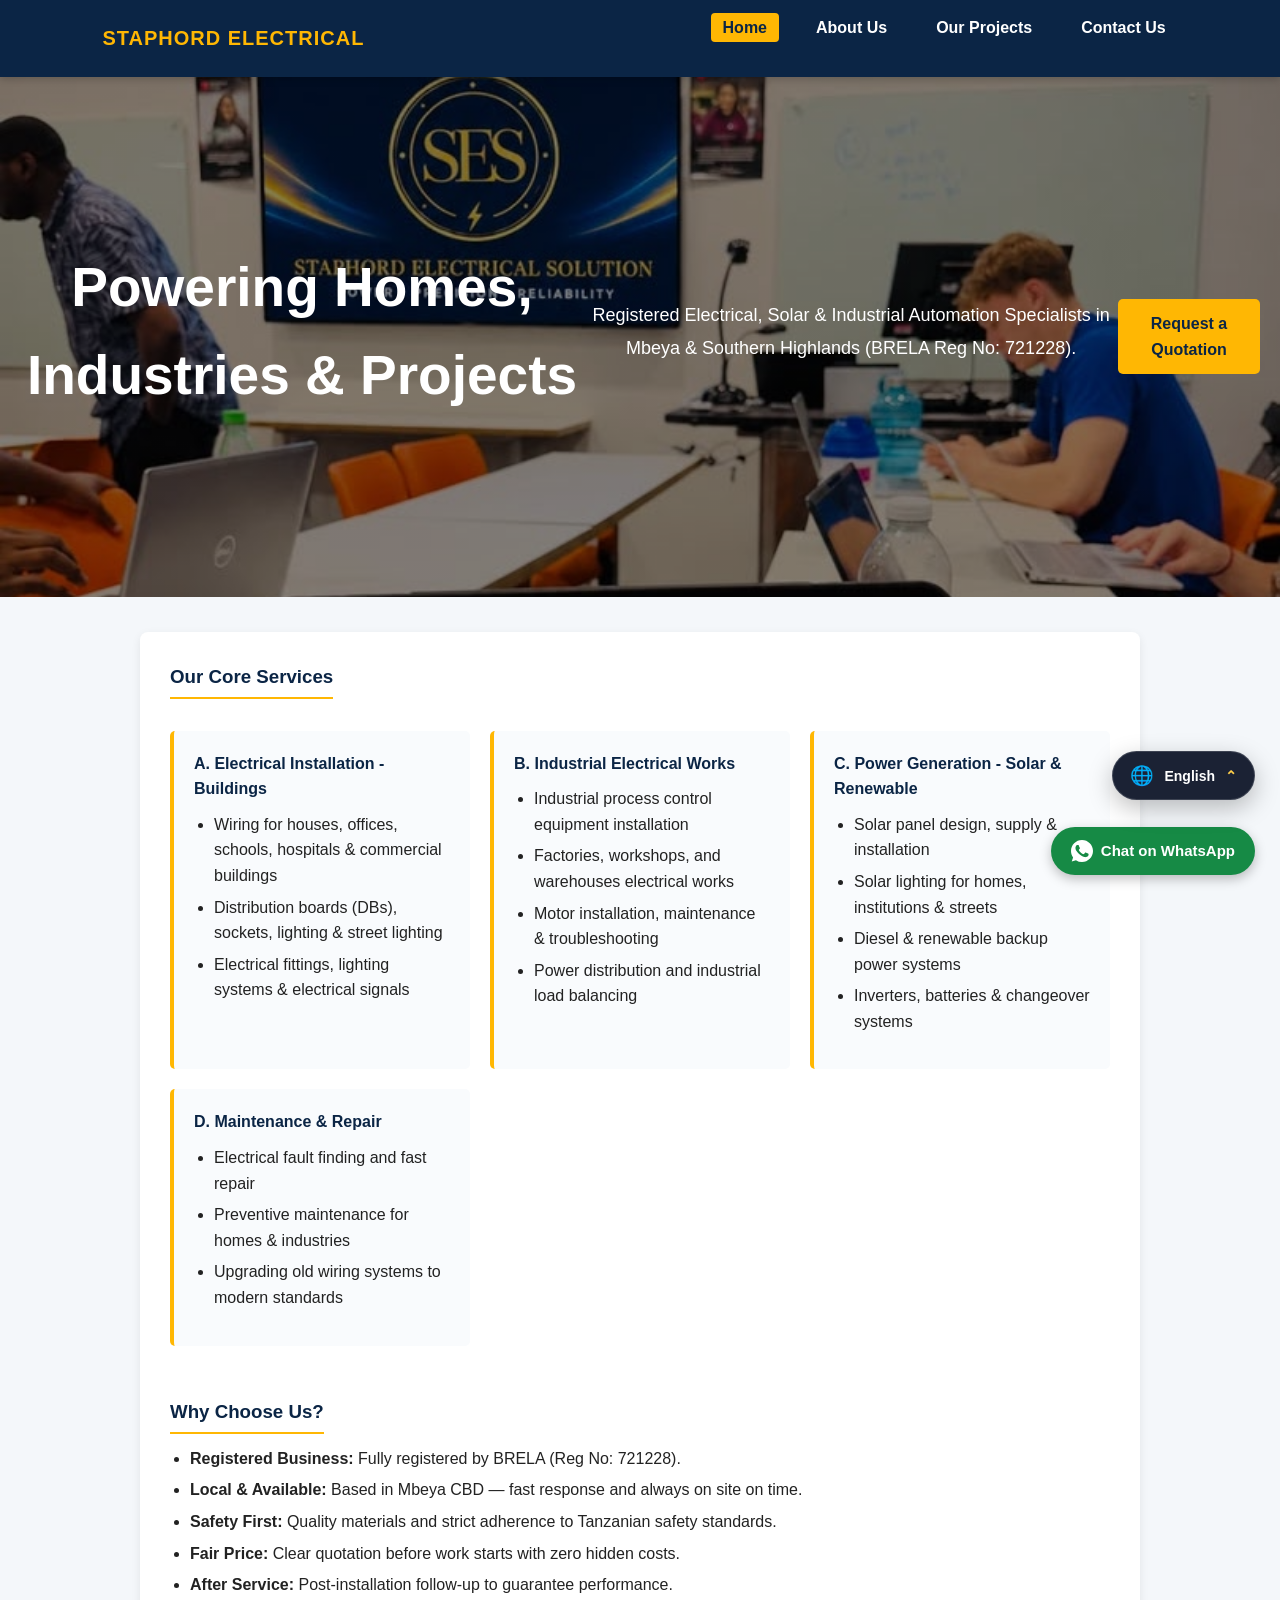
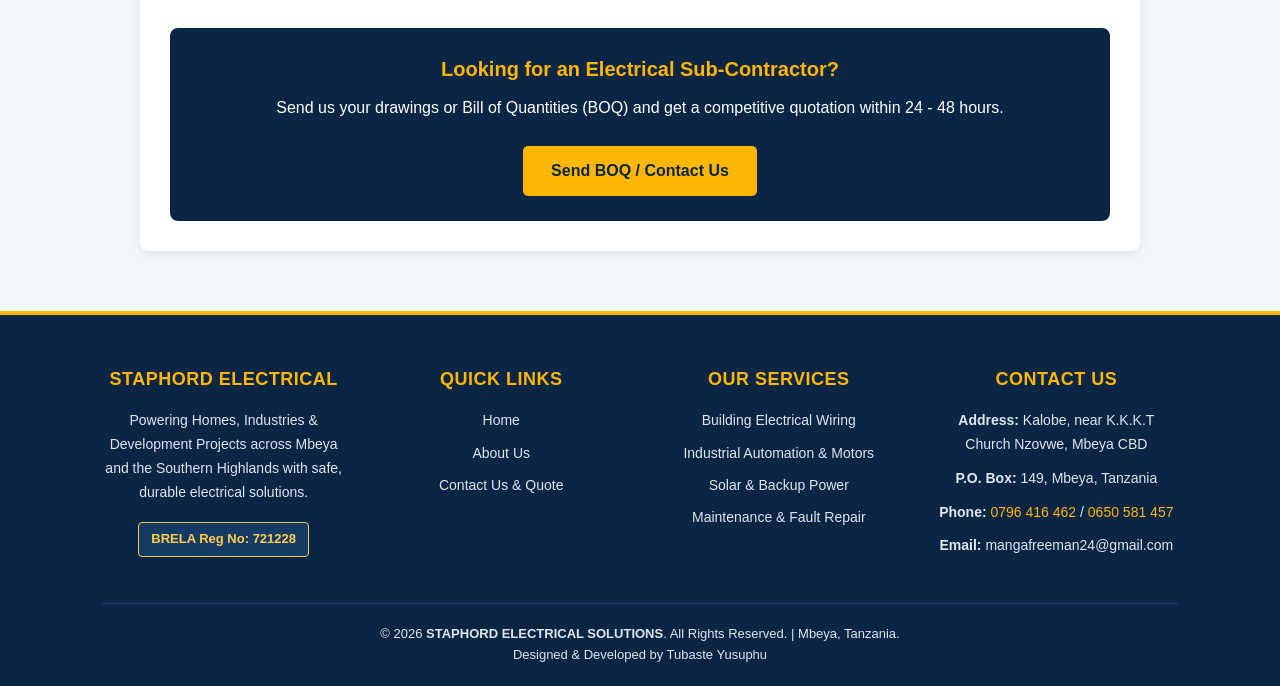
<file: index.html>
<!DOCTYPE html>
<html lang="en">
<head>
<meta charset="UTF-8">
<meta name="viewport" content="width=device-width, initial-scale=1.0">
<title>STAPHORD ELECTRICAL SOLUTIONS | Electrical, Solar & Industrial Works in Mbeya</title>
<meta name="description" content="STAPHORD ELECTRICAL SOLUTIONS (BRELA Reg No: 721228) provides residential wiring, industrial automation, solar power installation, and electrical maintenance in Mbeya and Southern Highlands, Tanzania.">
<meta name="keywords" content="Staphord Electrical Solutions, Electrician in Mbeya, Solar Installation Mbeya, Industrial Electrical Works Tanzania, Electrical Contractor Mbeya">
<meta name="author" content="STAPHORD ELECTRICAL SOLUTIONS">
<link rel="stylesheet" href="style.css">
</head>
<body>
    

<!-- Navigation Bar -->
<nav class="navbar">
    <a href="index.html" class="logo">
    STAPHORD ELECTRICAL</a>
    <button class="menu-toggle" id="menu-toggle">☰</button>
    <ul class="nav-links" id="nav-links">
        <li><a href="index.html">Home</a></li>
        <li><a href="about.html">About Us</a></li>
        <li><a href="projects.html">Our Projects</a></li>
        <li><a href="contact.html">Contact Us</a></li>
    </ul>
</nav>

<!-- Hero Section -->
<section class="hero">
<h2>Powering Homes, Industries & Projects</h2>
<p>Registered Electrical, Solar & Industrial Automation Specialists in Mbeya & Southern Highlands (BRELA Reg No: 721228).</p>
<a href="contact.html" class="btn">Request a Quotation</a>
</section>

<!-- Main Content -->
<div class="container">
<h3>Our Core Services</h3>
<div class="grid">
<div class="card">
<h4>A. Electrical Installation - Buildings</h4>
<ul>
<li>Wiring for houses, offices, schools, hospitals & commercial buildings</li>
<li>Distribution boards (DBs), sockets, lighting & street lighting</li>
<li>Electrical fittings, lighting systems & electrical signals</li>
</ul>
</div>

<div class="card">
<h4>B. Industrial Electrical Works</h4>
<ul>
<li>Industrial process control equipment installation</li>
<li>Factories, workshops, and warehouses electrical works</li>
<li>Motor installation, maintenance & troubleshooting</li>
<li>Power distribution and industrial load balancing</li>
</ul>
</div>

<div class="card">
<h4>C. Power Generation - Solar & Renewable</h4>
<ul>
<li>Solar panel design, supply & installation</li>
<li>Solar lighting for homes, institutions & streets</li>
<li>Diesel & renewable backup power systems</li>
<li>Inverters, batteries & changeover systems</li>
</ul>
</div>

<div class="card">
<h4>D. Maintenance & Repair</h4>
<ul>
<li>Electrical fault finding and fast repair</li>
<li>Preventive maintenance for homes & industries</li>
<li>Upgrading old wiring systems to modern standards</li>
</ul>
</div>
</div>

<br><br>
<h3>Why Choose Us?</h3>
<ul>
<li><strong>Registered Business:</strong> Fully registered by BRELA (Reg No: 721228).</li>
<li><strong>Local & Available:</strong> Based in Mbeya CBD — fast response and always on site on time.</li>
<li><strong>Safety First:</strong> Quality materials and strict adherence to Tanzanian safety standards.</li>
<li><strong>Fair Price:</strong> Clear quotation before work starts with zero hidden costs.</li>
<li><strong>After Service:</strong> Post-installation follow-up to guarantee performance.</li>
</ul>

<div class="cta-box">
<h4>Looking for an Electrical Sub-Contractor?</h4>
<p>Send us your drawings or Bill of Quantities (BOQ) and get a competitive quotation within 24 - 48 hours.</p>
<br>
<a href="contact.html" class="btn">Send BOQ / Contact Us</a>
</div>
</div>

<!-- Professional Multi-Column Footer -->
<footer class="site-footer">
<div class="footer-grid">
<!-- Column 1: Company Info -->
<div class="footer-col">
<h4>Staphord Electrical</h4>
<p>Powering Homes, Industries & Development Projects across Mbeya and the Southern Highlands with safe, durable electrical solutions.</p>
<span class="footer-badge">BRELA Reg No: 721228</span>
</div>

<!-- Column 2: Quick Links -->
<div class="footer-col">
<h4>Quick Links</h4>
<ul>
<li><a href="index.html">Home</a></li>
<li><a href="about.html">About Us</a></li>
<li><a href="contact.html">Contact Us & Quote</a></li>
</ul>
</div>

<!-- Column 3: Our Services -->
<div class="footer-col">
<h4>Our Services</h4>
<ul>
<li><a href="index.html">Building Electrical Wiring</a></li>
<li><a href="index.html">Industrial Automation & Motors</a></li>
<li><a href="index.html">Solar & Backup Power</a></li>
<li><a href="index.html">Maintenance & Fault Repair</a></li>
</ul>
</div>

<!-- Column 4: Contact Details -->
<div class="footer-col">
<h4>Contact Us</h4>
<p><strong>Address:</strong> Kalobe, near K.K.K.T Church Nzovwe, Mbeya CBD</p>
<p><strong>P.O. Box:</strong> 149, Mbeya, Tanzania</p>
<p><strong>Phone:</strong> <a href="tel:+255796416462" style="color:#ffb703; text-decoration:none;">0796 416 462</a> / <a href="tel:+255650581457" style="color:#ffb703; text-decoration:none;">0650 581 457</a></p>
<p><strong>Email:</strong> <a href="mailto:mangafreeman24@gmail.com" style="color:#e0e6ed; text-decoration:none;">mangafreeman24@gmail.com</a></p>
</div>
</div>

<!-- Footer bottom -->

<div class="footer-bottom">
    <p class="copyright">
        &copy; <span id="current-year"></span>
        <strong>STAPHORD ELECTRICAL SOLUTIONS</strong>.
        All Rights Reserved.
        <span class="footer-location">| Mbeya, Tanzania.</span>
    </p>
    <div class="dev-signature">
        <span class="dev-label">Designed & Developed by</span>
        <span class="dev-badge">Tubaste Yusuphu</span>
    </div>

</div>




<!-- Floating WhatsApp Button -->

<a href="https://wa.me/255650581457?text=Hello%20STAPHORD%20ELECTRICAL%20SOLUTIONS%2C%20I%20would%20like%20to%20request%20a%20quotation."
   class="whatsapp-float"
   target="_blank"
   rel="noopener noreferrer"
   aria-label="Chat with us on WhatsApp">

    <svg class="whatsapp-icon"
         viewBox="0 0 32 32"
         xmlns="http://www.w3.org/2000/svg">

        <path d="M16.004 0h-.008C7.174 0 0 7.176 0 16c0 3.5 1.128 6.744 3.046 9.378L1.054 31.29l6.118-1.958A15.9 15.9 0 0016.004 32C24.826 32 32 24.822 32 16S24.826 0 16.004 0zm9.31 22.6c-.39 1.1-1.932 2.014-3.164 2.28-.846.18-1.95.324-5.668-1.218-4.762-1.972-7.826-6.81-8.064-7.126-.23-.316-1.924-2.562-1.924-4.886 0-2.324 1.218-3.466 1.65-3.94.432-.474.944-.592 1.258-.592.314 0 .628.004.904.016.29.014.678-.11 1.06.808.39.944 1.33 3.248 1.448 3.484.118.236.196.512.04.828-.158.316-.236.512-.472.788-.236.276-.496.616-.708.828-.236.236-.482.492-.206.964.276.472 1.224 2.02 2.628 3.272 1.806 1.61 3.328 2.11 3.8 2.346.472.236.748.196 1.024-.118.276-.316 1.18-1.378 1.494-1.85.316-.472.63-.394 1.062-.236.432.158 2.754 1.3 3.226 1.536.472.158.786.354.904.55.118.196-.272 2.24z"/>
    </svg>

    <span>Chat on WhatsApp</span>
</a>



<!-- FLOATING LANGUAGE SELECTOR -->

<div class="language-widget">

    <button id="language-toggle"
            class="language-toggle"
            aria-label="Choose website language"
            aria-expanded="false">

        <span class="language-globe">🌐</span>
        <span id="current-language">English</span>
        <span class="language-chevron">⌃</span>

    </button>

    <div id="language-menu" class="language-menu">

        <div class="language-menu-header">
            <strong>Choose Language</strong>
            <span>Translate this website</span>
        </div>

        <button class="language-option" data-lang="en">
            <span>🇬🇧</span>
            <span>English</span>
            <span class="language-check"></span>
        </button>

        <button class="language-option" data-lang="sw">
            <span>🇹🇿</span>
            <span>Kiswahili</span>
            <span class="language-check"></span>
        </button>

        <button class="language-option" data-lang="fr">
            <span>🇫🇷</span>
            <span>Français</span>
            <span class="language-check"></span>
        </button>

        <div class="language-menu-footer">
            Powered by Google Translate
        </div>

    </div>

</div>

<!-- Hidden Google Translate Container -->
<div id="google_translate_element" style="display:none;"></div>


<!-- Website JavaScript -->
<script src="script.js"></script>

</body>
</html>
</file>
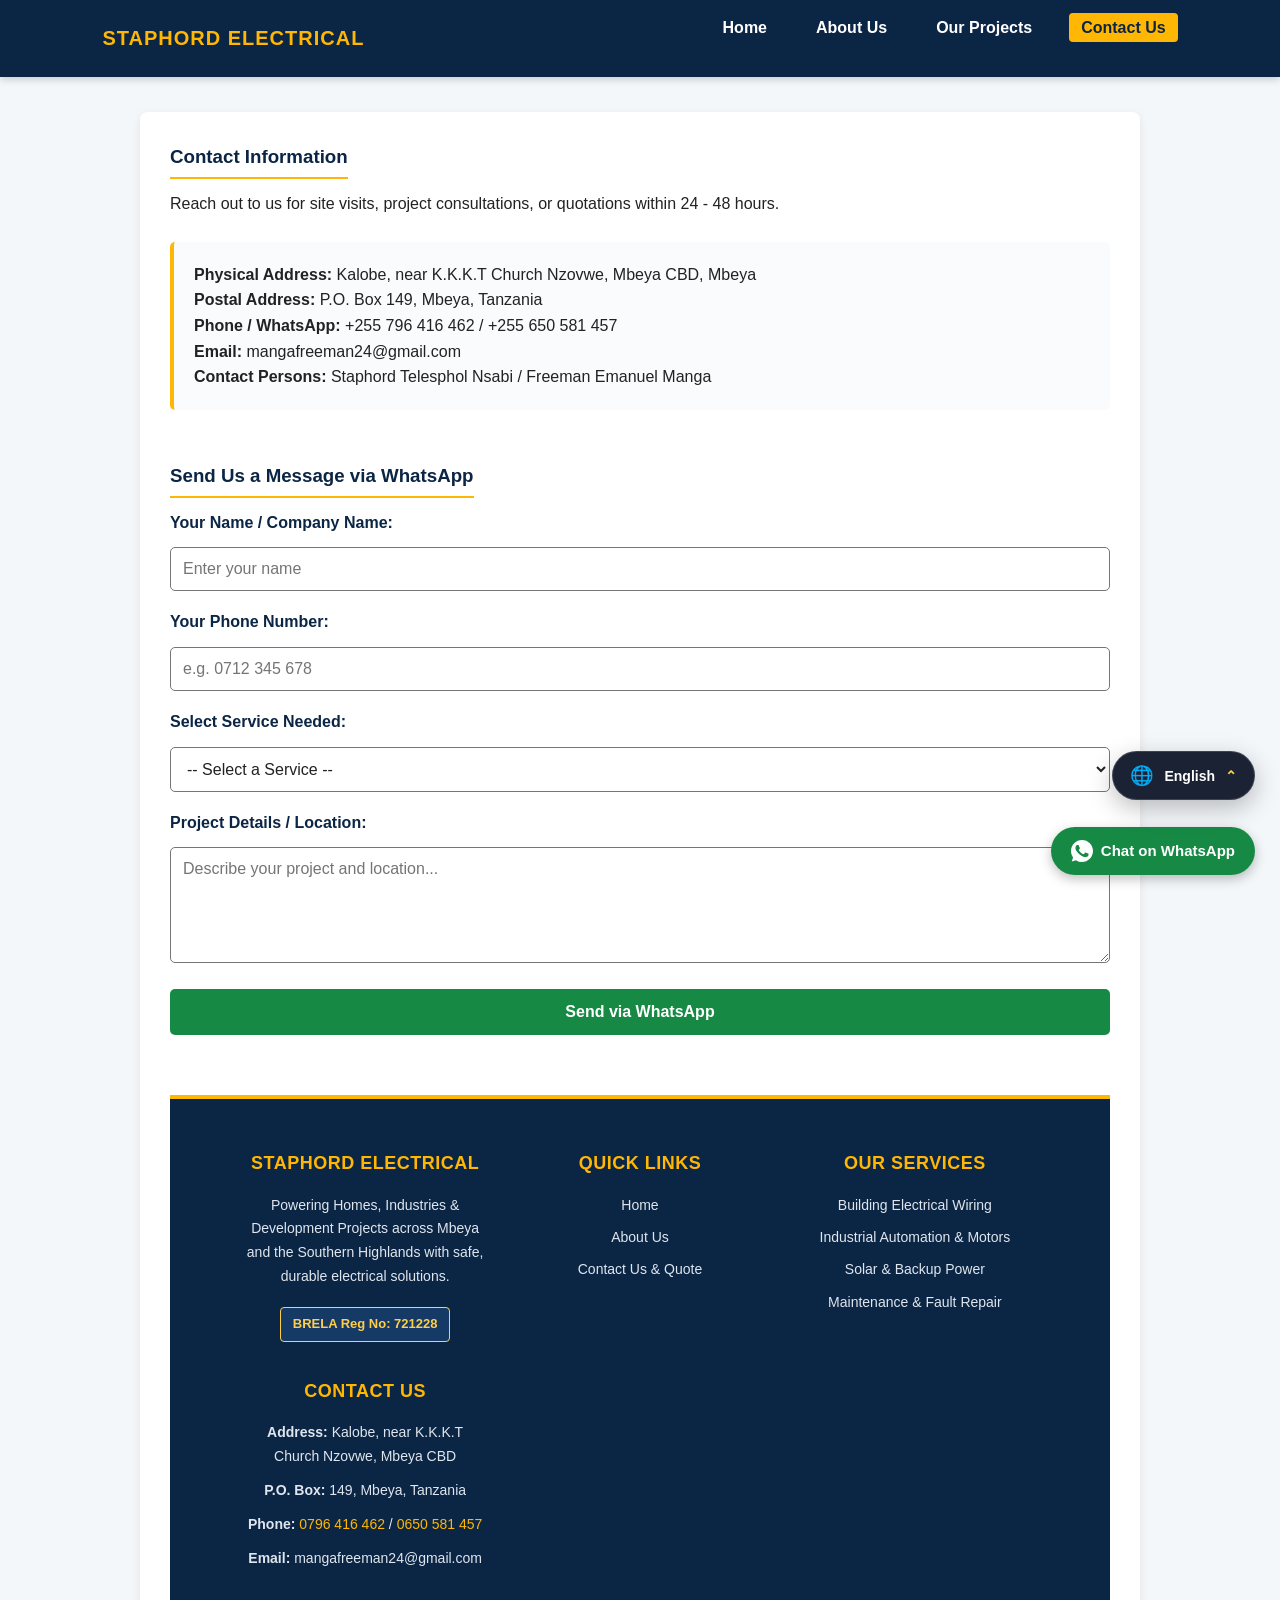
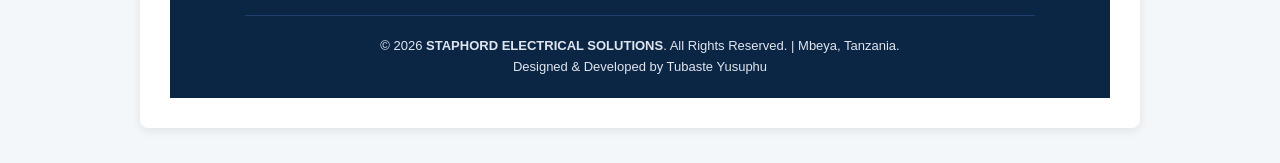
<file: contact.html>
<!DOCTYPE html>
<html lang="en">
<head>
<meta charset="UTF-8">
<meta name="viewport" content="width=device-width, initial-scale=1.0">
<title>Contact Us | STAPHORD ELECTRICAL SOLUTIONS - Request a Quote</title>
<meta name="description" content="Contact STAPHORD ELECTRICAL SOLUTIONS in Kalobe, Mbeya CBD for electrical installations, solar power, industrial automation, or BOQ sub-contracting quotes within 24-48 hours.">
<meta name="keywords" content="Contact Staphord Electrical, Electrician Phone Number Mbeya, Electrical Quote Mbeya, Solar Installer Contact Tanzania">
<meta name="author" content="STAPHORD ELECTRICAL SOLUTIONS">
<link rel="stylesheet" href="style.css">
</head>
<body>

<!-- Navigation Bar -->
<nav class="navbar">
    <a href="index.html" class="logo">
    STAPHORD ELECTRICAL</a>
    <button class="menu-toggle" id="menu-toggle">☰</button>
    <ul class="nav-links" id="nav-links">
        <li><a href="index.html">Home</a></li>
        <li><a href="about.html">About Us</a></li>
        <li><a href="projects.html">Our Projects</a></li>
        <li><a href="contact.html">Contact Us</a></li>
    </ul>
</nav>

<!-- Main Content -->
<div class="container">
<h3>Contact Information</h3>
<p>Reach out to us for site visits, project consultations, or quotations within 24 - 48 hours.</p>
<br>
<div class="card">
<p><strong>Physical Address:</strong> Kalobe, near K.K.K.T Church Nzovwe, Mbeya CBD, Mbeya</p>
<p><strong>Postal Address:</strong> P.O. Box 149, Mbeya, Tanzania</p>
<p><strong>Phone / WhatsApp:</strong> +255 796 416 462 / +255 650 581 457</p>
<p><strong>Email:</strong> mangafreeman24@gmail.com</p>
<p><strong>Contact Persons:</strong> Staphord Telesphol Nsabi / Freeman Emanuel Manga</p>
</div>


<br><br>

<h3>Send Us a Message via WhatsApp</h3>
<form id="quoteForm">
    <label for="clientName">Your Name / Company Name:</label>
    <input
        type="text"
        id="clientName"
        name="clientName"
        placeholder="Enter your name"
        autocomplete="name"
        required  >
    <label for="clientPhone">Your Phone Number:</label>
    <input
        type="tel"
        id="clientPhone"
        name="clientPhone"
        placeholder="e.g. 0712 345 678"
        autocomplete="tel"
        required >
    <label for="serviceType">Select Service Needed:</label>
    <select
        id="serviceType"
        name="serviceType"
        required
    >
        <option value="">-- Select a Service --</option>
        <option value="Electrical Installation - Buildings">
            Electrical Installation - Buildings
        </option>
        <option value="Industrial Electrical Works">
            Industrial Electrical Works
        </option>
        <option value="Solar & Renewable Power">
            Solar & Renewable Power
        </option>
        <option value="Maintenance & Repair">
            Maintenance & Repair
        </option>
        <option value="Sub-Contracting / BOQ Quote">
            Sub-Contracting / BOQ Quote
        </option>
    </select>
    <label for="clientMessage">Project Details / Location:</label>
    <textarea
        id="clientMessage"
        name="clientMessage"
        rows="5"
        placeholder="Describe your project and location..."
        required
    ></textarea>
    <button type="submit">
        Send via WhatsApp
    </button>

</form>


<!-- Professional Multi-Column Footer -->
<footer class="site-footer">
<div class="footer-grid">
<!-- Column 1: Company Info -->
<div class="footer-col">
<h4>Staphord Electrical</h4>
<p>Powering Homes, Industries & Development Projects across Mbeya and the Southern Highlands with safe, durable electrical solutions.</p>
<span class="footer-badge">BRELA Reg No: 721228</span>
</div>

<!-- Column 2: Quick Links -->
<div class="footer-col">
<h4>Quick Links</h4>
<ul>
<li><a href="index.html">Home</a></li>
<li><a href="about.html">About Us</a></li>
<li><a href="contact.html">Contact Us & Quote</a></li>
</ul>
</div>

<!-- Column 3: Our Services -->
<div class="footer-col">
<h4>Our Services</h4>
<ul>
<li><a href="index.html">Building Electrical Wiring</a></li>
<li><a href="index.html">Industrial Automation & Motors</a></li>
<li><a href="index.html">Solar & Backup Power</a></li>
<li><a href="index.html">Maintenance & Fault Repair</a></li>
</ul>
</div>

<!-- Column 4: Contact Details -->
<div class="footer-col">
<h4>Contact Us</h4>
<p><strong>Address:</strong> Kalobe, near K.K.K.T Church Nzovwe, Mbeya CBD</p>
<p><strong>P.O. Box:</strong> 149, Mbeya, Tanzania</p>
<p><strong>Phone:</strong> <a href="tel:+255796416462" style="color:#ffb703; text-decoration:none;">0796 416 462</a> / <a href="tel:+255650581457" style="color:#ffb703; text-decoration:none;">0650 581 457</a></p>
<p><strong>Email:</strong> <a href="mailto:mangafreeman24@gmail.com" style="color:#e0e6ed; text-decoration:none;">mangafreeman24@gmail.com</a></p>
</div>
</div>

<!-- Footer bottom -->

<div class="footer-bottom">
    <p class="copyright">
        &copy; <span id="current-year"></span>
        <strong>STAPHORD ELECTRICAL SOLUTIONS</strong>.
        All Rights Reserved.
        <span class="footer-location">| Mbeya, Tanzania.</span>
    </p>
    <div class="dev-signature">
        <span class="dev-label">Designed & Developed by</span>
        <span class="dev-badge">Tubaste Yusuphu</span>
    </div>
</div>



<!-- Floating WhatsApp Button -->
<a href="https://wa.me/255650581457?text=Hello%20STAPHORD%20ELECTRICAL%20SOLUTIONS%2C%20I%20would%20like%20to%20request%20a%20quotation."
   class="whatsapp-float"
   target="_blank"
   rel="noopener noreferrer"
   aria-label="Chat with us on WhatsApp">

    <svg class="whatsapp-icon"
         viewBox="0 0 32 32"
         xmlns="http://www.w3.org/2000/svg">

        <path d="M16.004 0h-.008C7.174 0 0 7.176 0 16c0 3.5 1.128 6.744 3.046 9.378L1.054 31.29l6.118-1.958A15.9 15.9 0 0016.004 32C24.826 32 32 24.822 32 16S24.826 0 16.004 0zm9.31 22.6c-.39 1.1-1.932 2.014-3.164 2.28-.846.18-1.95.324-5.668-1.218-4.762-1.972-7.826-6.81-8.064-7.126-.23-.316-1.924-2.562-1.924-4.886 0-2.324 1.218-3.466 1.65-3.94.432-.474.944-.592 1.258-.592.314 0 .628.004.904.016.29.014.678-.11 1.06.808.39.944 1.33 3.248 1.448 3.484.118.236.196.512.04.828-.158.316-.236.512-.472.788-.236.276-.496.616-.708.828-.236.236-.482.492-.206.964.276.472 1.224 2.02 2.628 3.272 1.806 1.61 3.328 2.11 3.8 2.346.472.236.748.196 1.024-.118.276-.316 1.18-1.378 1.494-1.85.316-.472.63-.394 1.062-.236.432.158 2.754 1.3 3.226 1.536.472.158.786.354.904.55.118.196-.272 2.24z"/>
    </svg>

    <span>Chat on WhatsApp</span>
</a>


<!-- FLOATING LANGUAGE SELECTOR -->

<div class="language-widget">

    <button id="language-toggle"
            class="language-toggle"
            aria-label="Choose website language"
            aria-expanded="false">

        <span class="language-globe">🌐</span>
        <span id="current-language">English</span>
        <span class="language-chevron">⌃</span>

    </button>

    <div id="language-menu" class="language-menu">

        <div class="language-menu-header">
            <strong>Choose Language</strong>
            <span>Translate this website</span>
        </div>

        <button class="language-option" data-lang="en">
            <span>🇬🇧</span>
            <span>English</span>
            <span class="language-check"></span>
        </button>

        <button class="language-option" data-lang="sw">
            <span>🇹🇿</span>
            <span>Kiswahili</span>
            <span class="language-check"></span>
        </button>

        <button class="language-option" data-lang="fr">
            <span>🇫🇷</span>
            <span>Français</span>
            <span class="language-check"></span>
        </button>

        <div class="language-menu-footer">
            Powered by Google Translate
        </div>

    </div>

</div>

<!-- Hidden Google Translate Container -->
<div id="google_translate_element" style="display:none;"></div>


<script src="script.js"></script>
</body>
</html>
</file>
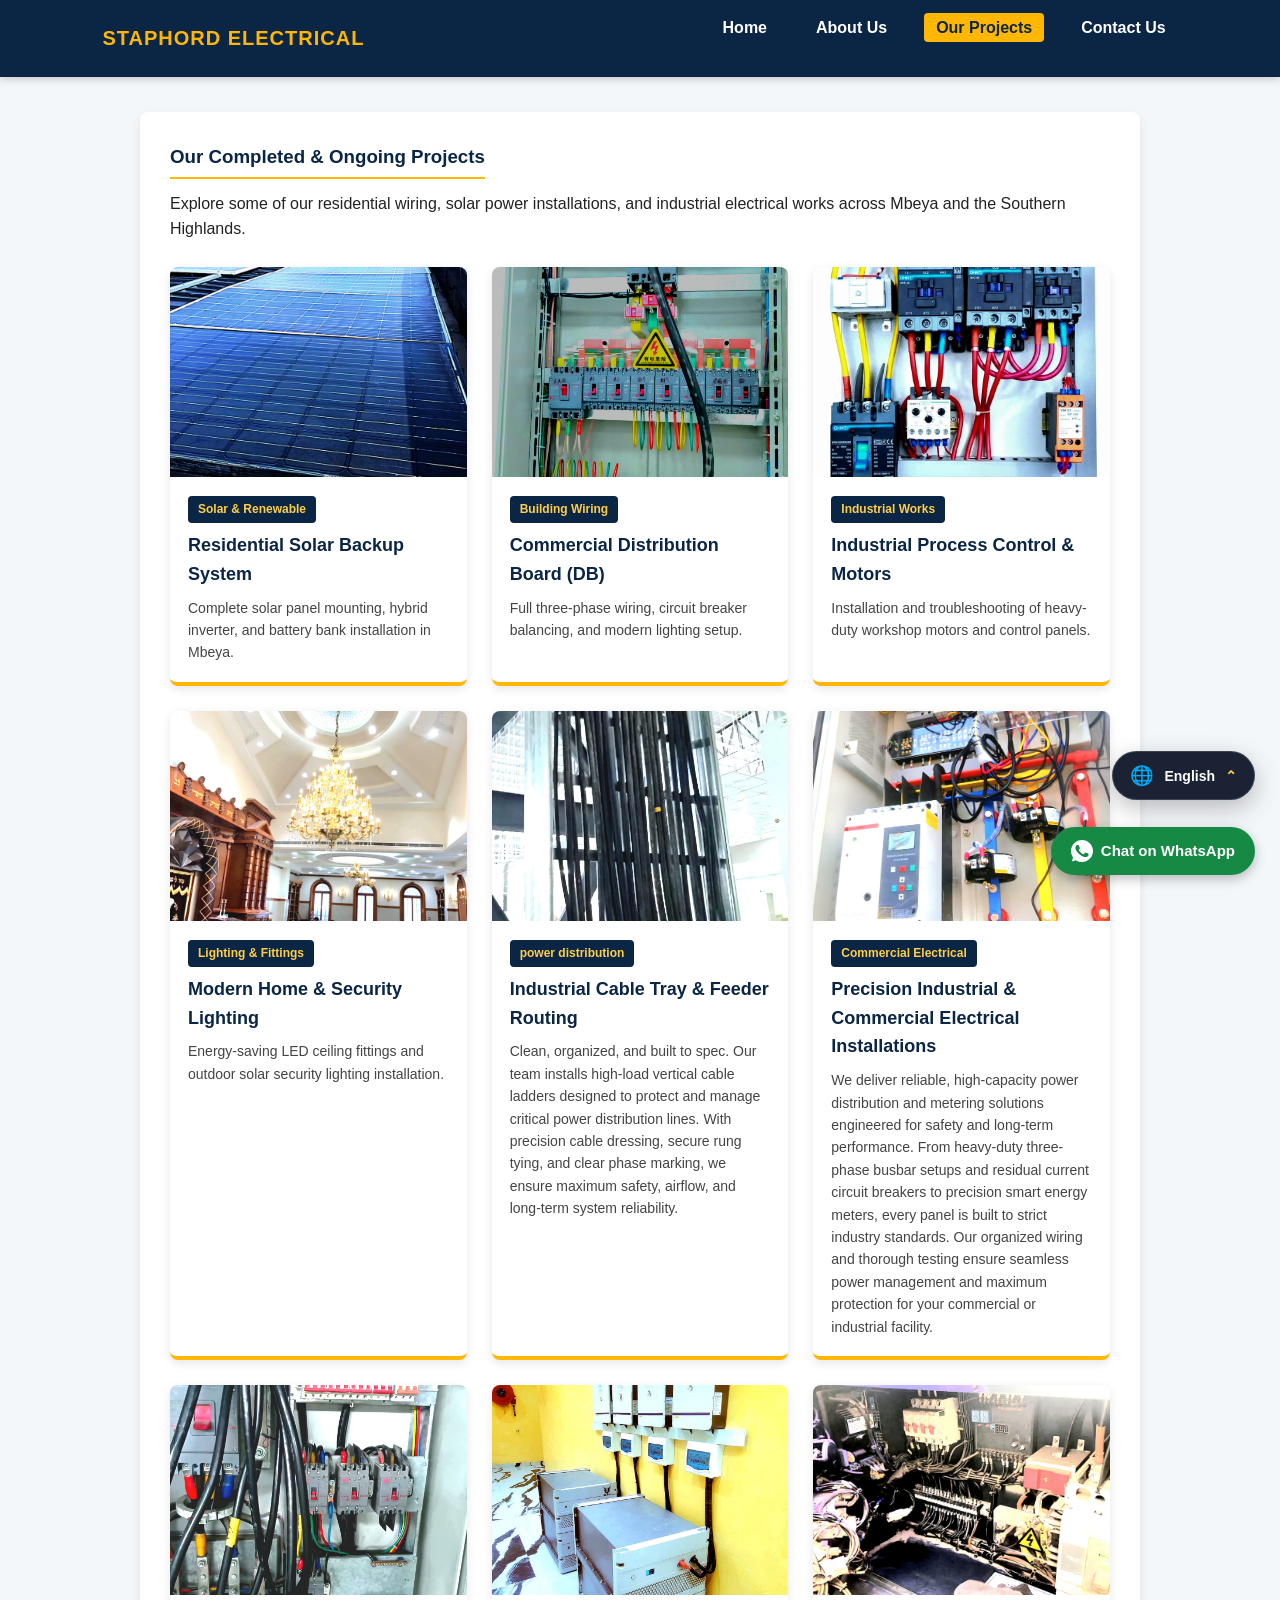
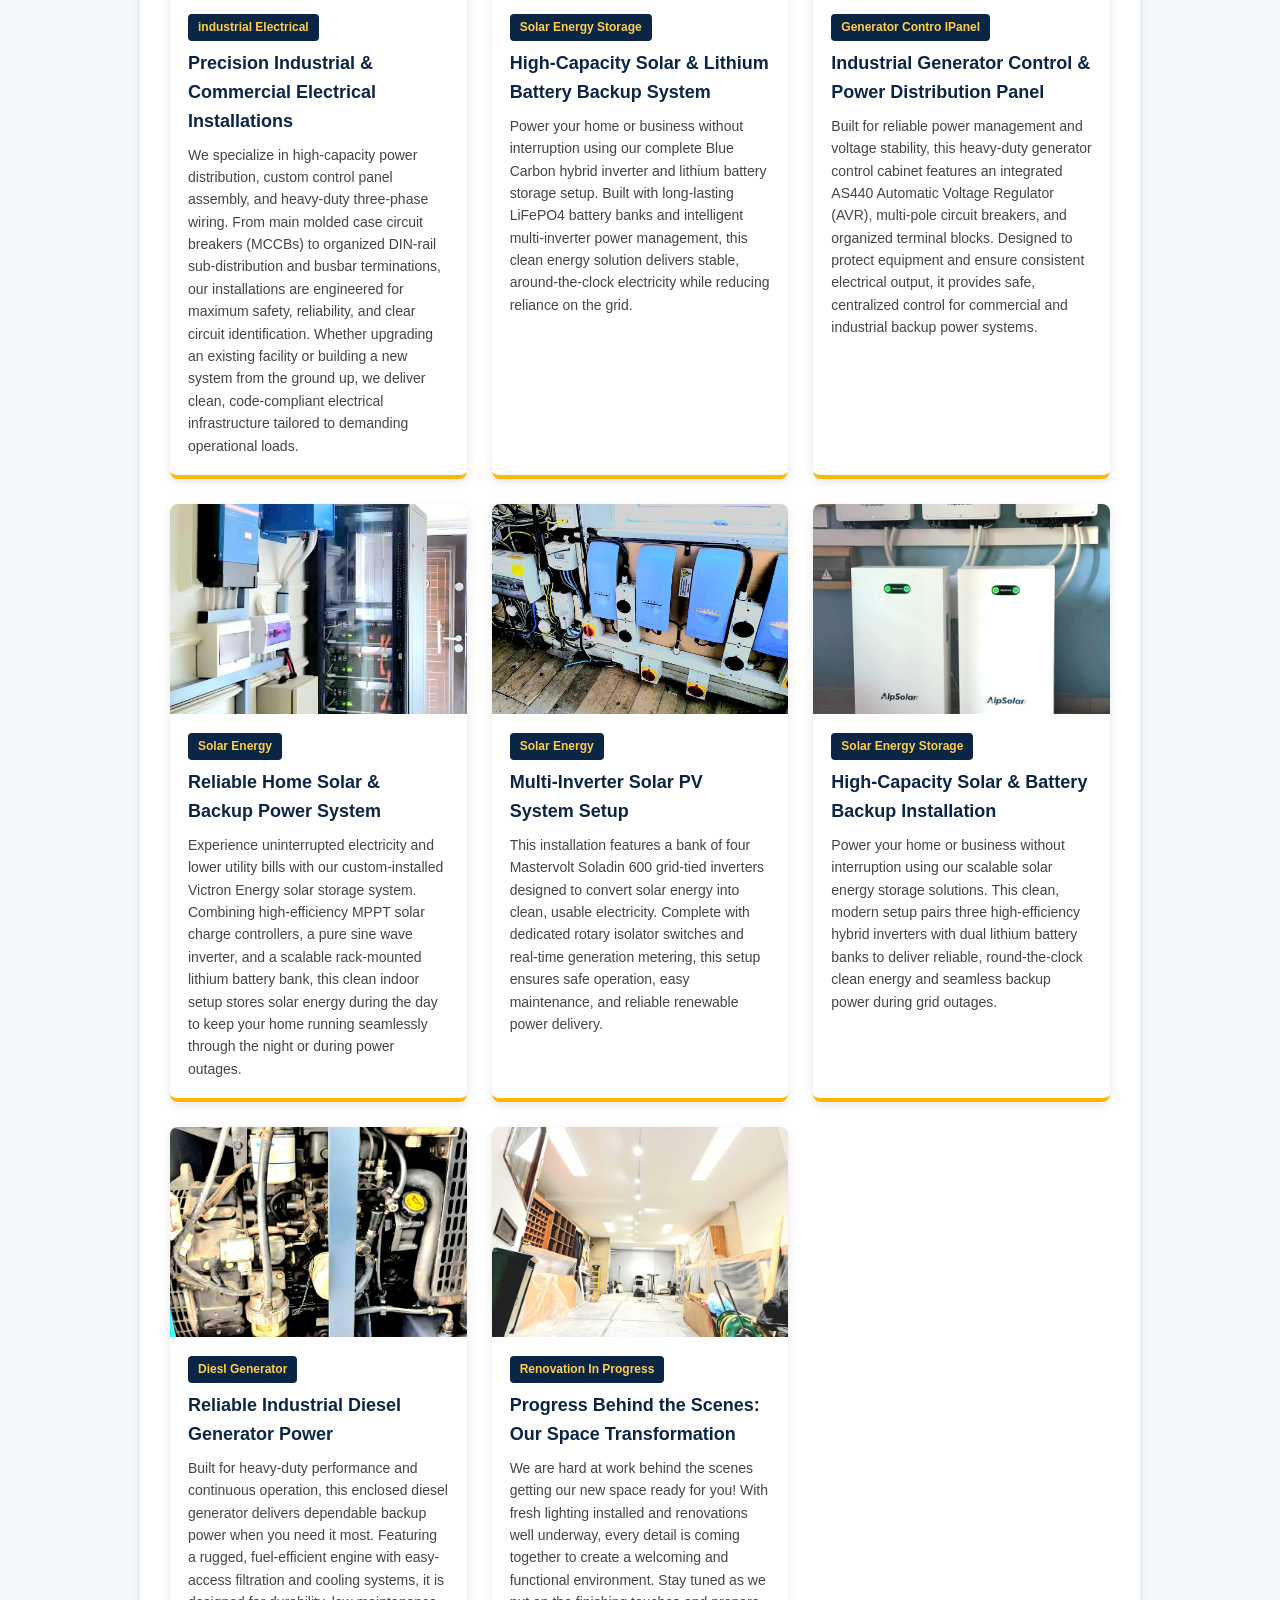
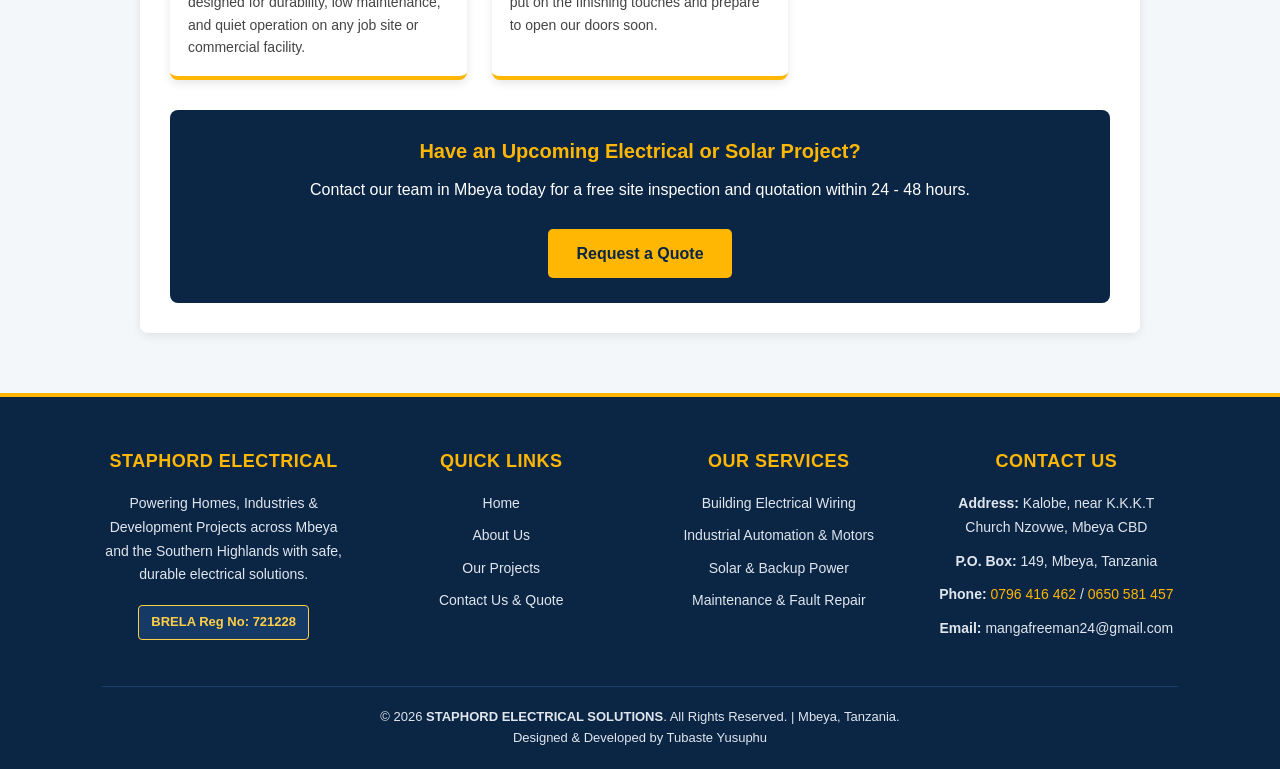
<file: projects.html>
<!DOCTYPE html>
<html lang="en">
<head>
<meta charset="UTF-8">
<meta name="viewport" content="width=device-width, initial-scale=1.0">
<title>Our Projects | STAPHORD ELECTRICAL SOLUTIONS - Mbeya, Tanzania</title>
<meta name="description" content="View completed electrical installations, solar power systems, and industrial electrical works by STAPHORD ELECTRICAL SOLUTIONS in Mbeya and Southern Highlands.">
<meta name="keywords" content="Staphord Electrical Projects, Solar Installation Photos Mbeya, Electrical Wiring Projects Tanzania, Industrial Electrical Mbeya">
<meta name="author" content="STAPHORD ELECTRICAL SOLUTIONS">
<link rel="stylesheet" href="style.css">
</head>
<body>

<!-- Navigation Bar -->
<nav class="navbar">
    <a href="index.html" class="logo">
    STAPHORD ELECTRICAL</a>
    <button class="menu-toggle" id="menu-toggle">☰</button>
    <ul class="nav-links" id="nav-links">
        <li><a href="index.html">Home</a></li>
        <li><a href="about.html">About Us</a></li>
        <li><a href="projects.html">Our Projects</a></li>
        <li><a href="contact.html">Contact Us</a></li>
    </ul>
</nav>

<!-- Main Content -->
<div class="container">
<h3>Our Completed & Ongoing Projects</h3>
<p>Explore some of our residential wiring, solar power installations, and industrial electrical works across Mbeya and the Southern Highlands.</p>

<div class="gallery-grid">

<!-- Project 1 (Badilisha src="https://..." kuwa src="solar1.jpg" ukipata picha halisi) -->
<div class="project-card">
<img src="images/soler1.jpg" alt="Solar Panel Installation in Mbeya">
<div class="project-info">
<span class="project-tag">Solar & Renewable</span>
<h4>Residential Solar Backup System</h4>
<p>Complete solar panel mounting, hybrid inverter, and battery bank installation in Mbeya.</p>
</div>
</div>

<!-- Project 2 (Badilisha src="https://..." kuwa src="wiring1.jpg" ukipata picha halisi) -->
<div class="project-card">
<img src="images/electrical.jpg" alt="Building Electrical Distribution Board">
<div class="project-info">
<span class="project-tag">Building Wiring</span>
<h4>Commercial Distribution Board (DB)</h4>
<p>Full three-phase wiring, circuit breaker balancing, and modern lighting setup.</p>
</div>
</div>

<!-- Project 3 (Badilisha src="https://..." kuwa src="industrial1.jpg" ukipata picha halisi) -->
<div class="project-card">
<img src="images/motorontrol.jpeg" alt="Industrial Motor Control Panel">
<div class="project-info">
<span class="project-tag">Industrial Works</span>
<h4>Industrial Process Control & Motors</h4>
<p>Installation and troubleshooting of heavy-duty workshop motors and control panels.</p>
</div>
</div>

<!-- Project 4 (Badilisha src="https://..." kuwa src="lighting1.jpg" ukipata picha unaweza badli pich mda wowote ) -->
<div class="project-card">
<img src="images/modern Indoor.jpeg" alt="Modern Indoor Lighting Installation">
<div class="project-info">
<span class="project-tag">Lighting & Fittings</span>
<h4>Modern Home & Security Lighting</h4>
<p>Energy-saving LED ceiling fittings and outdoor solar security lighting installation.</p>
</div>
</div>

<!-- Project 5 (Badilisha src="https://..." kuwa src=".jpg" ukipata picha halisi) -->
<div class="project-card">
    <img src="images/industrial cable.jpg" alt="Industrial Cable Tray & Feeder Routing">
    <div class="project-info">
    <span class="project-tag">power distribution</span>
    <h4>Industrial Cable Tray & Feeder Routing</h4>
    <p>Clean, organized, and built to spec. Our team installs high-load 
        vertical cable ladders designed to protect 
        and manage critical power distribution lines.
         With precision cable dressing, secure rung tying,
          and clear phase marking, we ensure maximum 
          safety, airflow, and long-term system reliability.</p>
    </div>
    </div>

<!-- Project 6 (Badilisha src="https://..." kuwa src=".jpg" ukipata picha halisi) -->
<div class="project-card">
    <img src="images/precision industrial.jpg" alt="Precision Industrial & Commercial Electrical Installations">
    <div class="project-info">
    <span class="project-tag">Commercial Electrical</span>
    <h4>Precision Industrial & Commercial Electrical Installations</h4>
    <p>We deliver reliable, high-capacity power distribution and metering 
        solutions engineered for safety and long-term performance.
         From heavy-duty three-phase busbar setups and residual 
         current circuit breakers to precision smart energy meters, 
         every panel is built to strict industry standards. Our
          organized wiring and thorough testing ensure seamless 
          power management and maximum protection for your commercial or 
          industrial facility.</p>
    </div>
    </div>

<!-- Project 7 (Badilisha src="https://..." kuwa src=".jpg" ukipata picha halisi) -->
<div class="project-card">
    <img src="images/precision.jpeg" alt="Precision Industrial & Commercial Electrical Installations">
    <div class="project-info">
    <span class="project-tag">industrial Electrical</span>
    <h4>Precision Industrial & Commercial Electrical Installations</h4>
    <p>We specialize in high-capacity power distribution,
         custom control panel assembly, and heavy-duty three-phase 
         wiring. From main molded case circuit breakers
          (MCCBs) to organized DIN-rail sub-distribution
           and busbar terminations, our installations 
           are engineered for maximum safety, reliability,
            and clear circuit identification. Whether
             upgrading an existing facility or building 
             a new system from the ground up, we deliver 
             clean, code-compliant electrical infrastructure 
             tailored to demanding operational loads.</p>
    </div>
    </div>

    <!-- Project 8 (Badilisha src="https://..." kuwa src=".jpg" ukipata picha halisi) -->
<div class="project-card">
    <img src="images/storage.jpg" alt="Precision Industrial & Commercial Electrical Installations">
    <div class="project-info">
    <span class="project-tag">Solar Energy Storage</span>
    <h4>High-Capacity Solar & Lithium Battery Backup System</h4>
    <p>Power your home or business without interruption using our
         complete Blue Carbon hybrid inverter and lithium battery
          storage setup. Built with long-lasting LiFePO4 battery
           banks and intelligent multi-inverter power management, 
           this clean energy solution delivers stable,
            around-the-clock electricity while reducing 
            reliance on the grid.</p>
    </div>
    </div>

    <!-- Project 9 (Badilisha src="https://..." kuwa src=".jpg" ukipata picha halisi) -->
    <div class="project-card">
        <img src="images/generator.jpg" alt="Precision Industrial & Commercial Electrical Installations">
        <div class="project-info">
        <span class="project-tag">Generator Contro lPanel</span>
        <h4>Industrial Generator Control & Power Distribution Panel</h4>
        <p>Built for reliable power management 
            and voltage stability, this heavy-duty 
            generator control cabinet features an 
            integrated AS440 Automatic Voltage Regulator 
            (AVR), multi-pole circuit breakers, and organized 
            terminal blocks. Designed to protect equipment 
            and ensure consistent electrical output, 
            it provides safe, centralized control for 
            commercial and industrial backup power systems.</p>
        </div>
        </div>


          <!-- Project 10 (Badilisha src="https://..." kuwa src=".jpg" ukipata picha halisi) -->
    <div class="project-card">
        <img src="images/reliablehome.jpeg" alt="Precision Industrial & Commercial Electrical Installations">
        <div class="project-info">
        <span class="project-tag">Solar Energy</span>
        <h4>Reliable Home Solar & Backup Power System</h4>
        <p>Experience uninterrupted electricity and 
            lower utility bills with our custom-installed 
            Victron Energy solar storage system.
             Combining high-efficiency MPPT solar 
             charge controllers, a pure sine wave 
             inverter, and a scalable rack-mounted 
             lithium battery bank, this clean indoor
              setup stores solar energy during the day 
              to keep your home running seamlessly through 
              the night or during power outages.</p>
        </div>
        </div>

 <!-- Project 11 (Badilisha src="https://..." kuwa src=".jpg" ukipata picha halisi) -->
    <div class="project-card">
        <img src="images/multilnverter.jpg" alt="Precision Industrial & Commercial Electrical Installations">
        <div class="project-info">
        <span class="project-tag">Solar Energy</span>
        <h4>Multi-Inverter Solar PV System Setup</h4>
        <p>This installation features a bank of four Mastervolt
             Soladin 600 grid-tied inverters designed to 
             convert solar energy into clean, usable 
             electricity. Complete with dedicated rotary 
             isolator switches and real-time generation metering,
              this setup ensures safe operation, easy maintenance, 
              and reliable renewable power delivery.</p>
        </div>
        </div>

 <!-- Project 12 (Badilisha src="https://..." kuwa src=".jpg" ukipata picha halisi) -->
 <div class="project-card">
    <img src="images/highcapacity.jpg" alt="Precision Industrial & Commercial Electrical Installations">
    <div class="project-info">
    <span class="project-tag">Solar Energy Storage</span>
    <h4>High-Capacity Solar & Battery Backup Installation</h4>
    <p>Power your home or business without interruption 
        using our scalable solar energy storage 
        solutions. This clean, modern setup pairs 
        three high-efficiency hybrid inverters with
         dual lithium battery banks to deliver reliable, 
         round-the-clock clean energy and seamless 
         backup power during grid outages.</p>
    </div>
    </div>


 <!-- Project 13 (Badilisha src="https://..." kuwa src=".jpg" ukipata picha halisi) -->
 <div class="project-card">
    <img src="images/project13.jpg" alt="Precision Industrial & Commercial Electrical Installations">
    <div class="project-info">
    <span class="project-tag">Diesl Generator</span>
    <h4>Reliable Industrial Diesel Generator Power</h4>
    <p>Built for heavy-duty performance and 
        continuous operation, this enclosed 
        diesel generator delivers dependable
         backup power when you need it most. 
         Featuring a rugged, fuel-efficient engine with 
         easy-access filtration and cooling systems, 
         it is designed for durability, low maintenance, 
         and quiet operation on any job site or 
         commercial facility.</p>
    </div>
    </div>

 <!-- Project 14 (Badilisha src="https://..." kuwa src=".jpg" ukipata picha halisi) -->
 <div class="project-card">
    <img src="images/project14 .jpg" alt="Precision Industrial & Commercial Electrical Installations">
    <div class="project-info">
    <span class="project-tag">Renovation In Progress</span>
    <h4>Progress Behind the Scenes: Our Space Transformation</h4>
    <p>We are hard at work behind the scenes 
        getting our new space ready for you! With 
        fresh lighting installed and renovations well
         underway, every detail is coming together to 
         create a welcoming and functional environment. 
         Stay tuned as we put on the finishing touches
          and prepare to open our doors soon.</p>
    </div>
    </div>

    <!-- sasa sehemu hii ndio sehemu ambayo kuta 
    kuwa na wekwa project zingine kwenye web  kama tuna itaji kuweka
    na zita  kuwa na henda hapa hivi katika katika , hapana chini ya 
    iyo </div> hapo chini  wala juu ya izo </div>  mbili hapo juu, hapana 
    bali ina wekwa hapa , yani chini ya izo </div>  mbili , yani hapo juu
    kuna kuwa </div>  mbili hapo chini moja sasa una weka katikati 
     -->

</div>

<div class="cta-box">
<h4>Have an Upcoming Electrical or Solar Project?</h4>
<p>Contact our team in Mbeya today for a free site inspection and quotation within 24 - 48 hours.</p>
<br>
<a href="contact.html" class="btn">Request a Quote</a>
</div>
</div>

<!-- Professional Multi-Column Footer -->
<footer class="site-footer">
<div class="footer-grid">
<div class="footer-col">
<h4>Staphord Electrical</h4>
<p>Powering Homes, Industries & Development Projects across Mbeya and the Southern Highlands with safe, durable electrical solutions.</p>
<span class="footer-badge">BRELA Reg No: 721228</span>
</div>

<div class="footer-col">
<h4>Quick Links</h4>
<ul>
<li><a href="index.html">Home</a></li>
<li><a href="about.html">About Us</a></li>
<li><a href="projects.html">Our Projects</a></li>
<li><a href="contact.html">Contact Us & Quote</a></li>
</ul>
</div>

<div class="footer-col">
<h4>Our Services</h4>
<ul>
<li><a href="index.html">Building Electrical Wiring</a></li>
<li><a href="index.html">Industrial Automation & Motors</a></li>
<li><a href="index.html">Solar & Backup Power</a></li>
<li><a href="index.html">Maintenance & Fault Repair</a></li>
</ul>
</div>

<div class="footer-col">
<h4>Contact Us</h4>
<p><strong>Address:</strong> Kalobe, near K.K.K.T Church Nzovwe, Mbeya CBD</p>
<p><strong>P.O. Box:</strong> 149, Mbeya, Tanzania</p>
<p><strong>Phone:</strong> <a href="tel:+255796416462" style="color:#ffb703; text-decoration:none;">0796 416 462</a> / <a href="tel:+255650581457" style="color:#ffb703; text-decoration:none;">0650 581 457</a></p>
<p><strong>Email:</strong> <a href="mailto:mangafreeman24@gmail.com" style="color:#e0e6ed; text-decoration:none;">mangafreeman24@gmail.com</a></p>
</div>
</div>

<!-- Footer bottom -->

<div class="footer-bottom">
    <p class="copyright">
        &copy; <span id="current-year"></span>
        <strong>STAPHORD ELECTRICAL SOLUTIONS</strong>.
        All Rights Reserved.
        <span class="footer-location">| Mbeya, Tanzania.</span>
    </p>
    <div class="dev-signature">
        <span class="dev-label">Designed & Developed by</span>
        <span class="dev-badge">Tubaste Yusuphu</span>
    </div>
</div>


<!-- Floating WhatsApp Button -->

<a href="https://wa.me/255650581457?text=Hello%20STAPHORD%20ELECTRICAL%20SOLUTIONS%2C%20I%20would%20like%20to%20request%20a%20quotation."
   class="whatsapp-float"
   target="_blank"
   rel="noopener noreferrer"
   aria-label="Chat with us on WhatsApp">

    <svg class="whatsapp-icon"
         viewBox="0 0 32 32"
         xmlns="http://www.w3.org/2000/svg">

        <path d="M16.004 0h-.008C7.174 0 0 7.176 0 16c0 3.5 1.128 6.744 3.046 9.378L1.054 31.29l6.118-1.958A15.9 15.9 0 0016.004 32C24.826 32 32 24.822 32 16S24.826 0 16.004 0zm9.31 22.6c-.39 1.1-1.932 2.014-3.164 2.28-.846.18-1.95.324-5.668-1.218-4.762-1.972-7.826-6.81-8.064-7.126-.23-.316-1.924-2.562-1.924-4.886 0-2.324 1.218-3.466 1.65-3.94.432-.474.944-.592 1.258-.592.314 0 .628.004.904.016.29.014.678-.11 1.06.808.39.944 1.33 3.248 1.448 3.484.118.236.196.512.04.828-.158.316-.236.512-.472.788-.236.276-.496.616-.708.828-.236.236-.482.492-.206.964.276.472 1.224 2.02 2.628 3.272 1.806 1.61 3.328 2.11 3.8 2.346.472.236.748.196 1.024-.118.276-.316 1.18-1.378 1.494-1.85.316-.472.63-.394 1.062-.236.432.158 2.754 1.3 3.226 1.536.472.158.786.354.904.55.118.196-.272 2.24z"/>
    </svg>

    <span>Chat on WhatsApp</span>
</a>


<!-- FLOATING LANGUAGE SELECTOR -->

<div class="language-widget">

    <button id="language-toggle"
            class="language-toggle"
            aria-label="Choose website language"
            aria-expanded="false">

        <span class="language-globe">🌐</span>
        <span id="current-language">English</span>
        <span class="language-chevron">⌃</span>

    </button>

    <div id="language-menu" class="language-menu">

        <div class="language-menu-header">
            <strong>Choose Language</strong>
            <span>Translate this website</span>
        </div>

        <button class="language-option" data-lang="en">
            <span>🇬🇧</span>
            <span>English</span>
            <span class="language-check"></span>
        </button>

        <button class="language-option" data-lang="sw">
            <span>🇹🇿</span>
            <span>Kiswahili</span>
            <span class="language-check"></span>
        </button>

        <button class="language-option" data-lang="fr">
            <span>🇫🇷</span>
            <span>Français</span>
            <span class="language-check"></span>
        </button>

        <div class="language-menu-footer">
            Powered by Google Translate
        </div>

    </div>

</div>

<!-- Hidden Google Translate Container -->
<div id="google_translate_element" style="display:none;"></div>


<script src="script.js"></script>
</body>
</html>
</file>
<file: style.css>
/* GENERAL - Mipangilio ya jumla */
* {
    margin: 0;
    padding: 0;
    box-sizing: border-box;
    font-family: 'Segoe UI', Arial, sans-serif;
}

body {
    background-color: #f4f7fa;
    color: #222;
    line-height: 1.6;
}

/* MENU - Menu ya juu */
.navbar {
    background-color: #0b2545;
    color: #fff;
    padding: 15px 8%;
    display: flex;
    justify-content: space-between;
    align-items: center;
    position: sticky;
    top: 0;
    z-index: 1000;
    box-shadow: 0 2px 8px rgba(0,0,0,0.2);
}

.logo {
    font-size: 20px;
    font-weight: bold;
    color: #ffb703;
    letter-spacing: 1px;
    text-decoration: none;
}

.nav-links {
    list-style: none;
    display: flex;
    gap: 25px;
}

.nav-links a {
    color: #fff;
    text-decoration: none;
    font-weight: 600;
    font-size: 16px;
    padding: 6px 12px;
    border-radius: 4px;
    transition: 0.3s;
}

.nav-links a:hover,
.nav-links a.active {
    background-color: #ffb703;
    color: #0b2545;
}

.menu-toggle {
    display: none;
    font-size: 28px;
    color: #ffb703;
    cursor: pointer;
    background: none;
    border: none;
}

/* HERO - Picha kubwa ya nyuma */
.hero {
    position: relative;
    min-height: 520px;
    background-image:
 linear-gradient(
   rgba(0,0,0,0.48),
   rgba(0,0,0,0.48) ),
   url("images/lookatthis.jpeg");
    background-size: cover;
    background-position: center;
    background-repeat: no-repeat;
    display: flex;
    align-items: center;
    justify-content: center;
    text-align: center;
    padding: 80px 20px;
    box-sizing: border-box;
    color: #fff;
}

.hero-content {
    max-width: 950px;
    margin: auto;
    position: relative;
    z-index: 2;
}

.hero h2 {
    color: #fff;
    font-size: clamp(32px, 5vw, 55px);
    font-weight: 800;
    margin-bottom: 12px;
}

.hero p {
    color: #fff;
    font-size: 18px;
    line-height: 1.8;
    max-width: 780px;
    margin: 20px auto 30px;
}

/* BUTTONS - Vitufe */
.btn {
    display: inline-block;
    background-color: #ffb703;
    color: #0b2545;
    padding: 12px 28px;
    text-decoration: none;
    border-radius: 5px;
    font-weight: bold;
    transition: 0.3s;
}

.btn:hover {
    background-color: #fb8500;
    color: #0b2545;
}

/* CONTAINER - Sehemu kuu */
.container {
    max-width: 1000px;
    margin: 35px auto;
    padding: 30px;
    background: #fff;
    border-radius: 8px;
    box-shadow: 0 3px 10px rgba(0,0,0,0.08);
}

h3 {
    color: #0b2545;
    margin-bottom: 12px;
    border-bottom: 2px solid #ffb703;
    padding-bottom: 5px;
    display: inline-block;
}

/* CARDS - Visanduku vya huduma */
.grid {
    display: grid;
    grid-template-columns: repeat(
        auto-fit,
        minmax(280px, 1fr)
    );
    gap: 20px;
    margin-top: 20px;
}

.card {
    background: #f9fbfd;
    padding: 20px;
    border-left: 4px solid #ffb703;
    border-radius: 5px;
}

.card h4 {
    color: #0b2545;
    margin-bottom: 10px;
}

ul {
    margin-left: 20px;
    margin-bottom: 15px;
}

ul li {
    margin-bottom: 6px;
}

/* CTA - Sehemu ya kuwasiliana */
.cta-box {
    background-color: #0b2545;
    color: #fff;
    padding: 25px;
    border-radius: 8px;
    text-align: center;
    margin-top: 30px;
}

.cta-box h4 {
    color: #ffb703;
    font-size: 20px;
    margin-bottom: 10px;
}

/* CONTACT FORM - Fomu ya mawasiliano */
form input,
form select,
form textarea {
    width: 100%;
    padding: 12px;
    margin: 8px 0 18px;
    border: 1px solid #767676;
    border-radius: 5px;
    background: #fff;
    color: #222;
    font-size: 16px;
}

form label {
    display: block;
    color: #0b2545;
    font-weight: 600;
    margin-bottom: 4px;
}

form button {
    background-color: #168a45;
    color: #fff;
    padding: 14px 25px;
    border: none;
    border-radius: 5px;
    font-size: 16px;
    font-weight: bold;
    cursor: pointer;
    width: 100%;
}

form button:hover {
    background-color: #126c36;
}

/* FOOTER - Sehemu ya chini */
footer {
    text-align: center;
    padding: 25px;
    background-color: #0b2545;
    color: #fff;
    margin-top: 50px;
    font-size: 14px;
}

/* FOOTER - Columns */
.site-footer {
    background-color: #0b2545;
    color: #e0e6ed;
    padding: 50px 8% 20px;
    margin-top: 60px;
    border-top: 4px solid #ffb703;
}

.footer-grid {
    display: grid;
    grid-template-columns: repeat(
        auto-fit,
        minmax(220px, 1fr)
    );
    gap: 35px;
    max-width: 1100px;
    margin: 0 auto 35px;
}

.footer-col h4 {
    color: #ffb703;
    font-size: 18px;
    margin-bottom: 16px;
    text-transform: uppercase;
    letter-spacing: 0.5px;
}

.footer-col p {
    font-size: 14px;
    line-height: 1.7;
    margin-bottom: 10px;
}

.footer-col ul {
    list-style: none;
    margin: 0;
    padding: 0;
}

.footer-col ul li {
    margin-bottom: 10px;
    font-size: 14px;
}

.footer-col ul li a {
    color: #e0e6ed;
    text-decoration: none;
    transition: 0.3s;
}

.footer-col ul li a:hover {
    color: #ffb703;
    padding-left: 5px;
}

.footer-badge {
    display: inline-block;
    background-color: #163a66;
    color: #ffcf4a;
    padding: 6px 12px;
    border-radius: 4px;
    font-size: 13px;
    font-weight: bold;
    margin-top: 8px;
    border: 1px solid #ffcf4a;
}

.footer-bottom {
    border-top: 1px solid #1d3e6e;
    padding-top: 20px;
    text-align: center;
    font-size: 13px;
    color: #e0e6ed;
}

/* WHATSAPP - Kitufe cha WhatsApp */
.whatsapp-float {
    position: fixed;
    bottom: 25px;
    right: 25px;
    background-color: #168a45;
    color: #ffffff;
    padding: 12px 20px;
    border-radius: 50px;
    text-decoration: none;
    font-weight: bold;
    font-size: 15px;
    display: flex;
    align-items: center;
    gap: 8px;
    box-shadow: 0 4px 12px rgba(0,0,0,0.25);
    z-index: 1000;
    transition: transform 0.3s ease,
                background-color 0.3s ease;
}

.whatsapp-float:hover {
    background-color: #126c36;
    transform: translateY(-3px);
}

.whatsapp-icon {
    width: 22px;
    height: 22px;
    fill: #ffffff;
}

/* PROJECTS - Picha za miradi */
.gallery-grid {
    display: grid;
    grid-template-columns: repeat(
        auto-fit,
        minmax(280px, 1fr)
    );
    gap: 25px;
    margin-top: 25px;
}

.project-card {
    background: #ffffff;
    border-radius: 8px;
    overflow: hidden;
    box-shadow: 0 3px 10px rgba(0,0,0,0.1);
    border-bottom: 4px solid #ffb703;
    transition: transform 0.3s ease;
}

.project-card:hover {
    transform: translateY(-5px);
}

.project-card img {
    width: 100%;
    height: 210px;
    object-fit: cover;
    display: block;
}

.project-info {
    padding: 18px;
}

.project-tag {
    display: inline-block;
    background-color: #0b2545;
    color: #ffcf4a;
    font-size: 12px;
    font-weight: bold;
    padding: 4px 10px;
    border-radius: 4px;
    margin-bottom: 8px;
}

.project-info h4 {
    color: #0b2545;
    margin-bottom: 8px;
    font-size: 18px;
}

.project-info p {
    font-size: 14px;
    color: #444;
}

/* LANGUAGE - Kubadilisha lugha */
.language-widget {
    position: fixed;
    right: 25px;
    bottom: 100px;
    z-index: 99999;
    font-family: inherit;
}

.language-toggle {
    display: flex;
    align-items: center;
    justify-content: center;
    gap: 10px;
    padding: 12px 17px;
    background: rgba(15, 23, 42, 0.95);
    color: #ffffff;
    border: 1px solid rgba(255,255,255,0.15);
    border-radius: 50px;
    font-size: 14px;
    font-weight: 600;
    cursor: pointer;
    box-shadow: 0 8px 25px rgba(0,0,0,0.25);
    backdrop-filter: blur(15px);
    -webkit-backdrop-filter: blur(15px);
    transition: all 0.3s ease;
}

.language-toggle:hover {
    background: #1e293b;
    transform: translateY(-3px);
}

.language-globe {
    font-size: 19px;
}

.language-chevron {
    color: #ffcf4a;
    transition: transform 0.3s ease;
}

.language-widget.open .language-chevron {
    transform: rotate(180deg);
}

/* LANGUAGE - Menyu ya lugha */
.language-menu {
    position: absolute;
    right: 0;
    bottom: 60px;
    width: 235px;
    padding: 12px;
    background: rgba(15, 23, 42, 0.98);
    border: 1px solid rgba(255,255,255,0.12);
    border-radius: 16px;
    box-shadow: 0 15px 45px rgba(0,0,0,0.35);
    backdrop-filter: blur(20px);
    -webkit-backdrop-filter: blur(20px);
    opacity: 0;
    visibility: hidden;
    transform: translateY(12px) scale(0.96);
    transform-origin: bottom right;
    transition: all 0.25s ease;
}

.language-widget.open .language-menu {
    opacity: 1;
    visibility: visible;
    transform: translateY(0) scale(1);
}

/* LANGUAGE - Kichwa cha menyu */
.language-menu-header {
    display: flex;
    flex-direction: column;
    gap: 5px;
    padding: 10px;
    color: #ffffff;
}

.language-menu-header strong {
    font-size: 15px;
}

.language-menu-header span {
    color: #cbd5e1;
    font-size: 13px;
}

/* LANGUAGE - Chaguo za lugha */
.language-option {
    width: 100%;
    display: flex;
    align-items: center;
    gap: 12px;
    padding: 12px 10px;
    border: none;
    border-radius: 9px;
    background: transparent;
    color: #e2e8f0;
    font-size: 14px;
    text-align: left;
    cursor: pointer;
    transition: all 0.2s ease;
}

.language-option:hover {
    background: rgba(255,255,255,0.09);
    color: #ffcf4a;
}

.language-option > span:first-child {
    font-size: 19px;
}

.language-check {
    margin-left: auto;
    color: #ffcf4a;
    font-weight: bold;
}

.language-option.selected .language-check::after {
    content: "✓";
}

/* LANGUAGE - Chini ya menyu */
.language-menu-footer {
    border-top: 1px solid rgba(255,255,255,0.1);
    margin-top: 8px;
    padding: 12px 8px 5px;
    color: #cbd5e1;
    text-align: center;
    font-size: 12px;
}

/* GOOGLE TRANSLATE - Kuficha menyu ya kawaida */
#google_translate_element {
    display: none !important;
}

.goog-te-banner-frame,
.goog-te-banner-frame.skiptranslate,
.goog-te-gadget,
.goog-te-balloon-frame,
#goog-gt-tt,
.goog-tooltip,
.goog-tooltip:hover {
    display: none !important;
}

body {
    top: 0 !important;
}

html {
    margin-top: 0 !important;
}

body > .skiptranslate {
    display: none !important;
}

/* TEAM - Sehemu ya wafanyakazi */
.team-section {
    padding: 50px 0;
    margin-top: 30px;
}

.team-heading {
    text-align: center;
    max-width: 700px;
    margin: 0 auto 35px;
}

.team-heading h3 {
    font-size: 28px;
    color: #073b5c;
    margin-bottom: 12px;
}

.team-heading p {
    color: #444;
    line-height: 1.7;
}

.team-grid {
    display: grid;
    grid-template-columns: repeat(3, 1fr);
    gap: 25px;
}

.team-card {
    background: #fff;
    border-radius: 14px;
    overflow: hidden;
    box-shadow: 0 5px 20px rgba(0,0,0,0.09);
    transition: transform 0.3s ease,
                box-shadow 0.3s ease;
}

.team-card:hover {
    transform: translateY(-7px);
    box-shadow: 0 10px 28px rgba(0,0,0,0.14);
}

.team-image {
    width: 100%;
    height: 280px;
    overflow: hidden;
    background: #e9eef2;
}

.team-image img {
    width: 100%;
    height: 100%;
    object-fit: cover;
    display: block;
}

.team-info {
    padding: 22px;
    text-align: center;
}

.team-info h4 {
    color: #073b5c;
    font-size: 20px;
    margin-bottom: 8px;
}

.team-role {
    display: inline-block;
    color: #946000;
    font-weight: 600;
    font-size: 14px;
    margin-bottom: 14px;
}

.team-info p {
    color: #444;
    font-size: 14px;
    line-height: 1.7;
    margin-bottom: 18px;
}

.team-email {
    display: inline-block;
    color: #073b5c;
    font-size: 13px;
    text-decoration: none;
    font-weight: 600;
    overflow-wrap: anywhere;
}

.team-email:hover {
    color: #946000;
}

/* ACCESSIBILITY - Kuonyesha sehemu iliyochaguliwa */
a:focus-visible,
button:focus-visible,
input:focus-visible,
select:focus-visible,
textarea:focus-visible {
    outline: 3px solid #ff8500;
    outline-offset: 3px;
}

/* TABLET - Muonekano wa tablet */
@media (max-width: 900px) {
    .team-grid {
        grid-template-columns: repeat(2, 1fr);
    }
}

/* MOBILE - Muonekano wa simu */
@media (max-width: 768px) {
    .menu-toggle {
        display: block;
    }

    .nav-links {
        display: none;
        flex-direction: column;
        width: 100%;
        background-color: #0b2545;
        position: absolute;
        top: 62px;
        left: 0;
        padding: 20px 8%;
        gap: 15px;
        border-top: 1px solid #1d3e6e;
    }

    .nav-links.show {
        display: flex;
    }

    .hero {
        min-height: 430px;
    }
}

/* MOBILE - Mipangilio ya simu ndogo */
@media (max-width: 600px) {
    .container {
        margin: 20px 12px;
        padding: 20px;
    }

    .team-grid {
        grid-template-columns: 1fr;
    }

    .team-image {
        height: 300px;
    }

    .team-heading h3 {
        font-size: 24px;
    }

    .language-widget {
        right: 15px;
        bottom: 90px;
    }

    .language-toggle {
        padding: 11px 14px;
    }

    .language-menu {
        width: 220px;
    }

    .whatsapp-float {
        right: 15px;
        bottom: 20px;
        padding: 11px 15px;
        font-size: 14px;
    }

    .navbar {
        padding: 15px 5%;
    }
}

/* ACCESSIBILITY - Kupunguza animation */
@media (prefers-reduced-motion: reduce) {
    *,
    *::before,
    *::after {
        scroll-behavior: auto !important;
        animation-duration: 0.01ms !important;
        animation-iteration-count: 1 !important;
        transition-duration: 0.01ms !important;
    }
}
</file>
